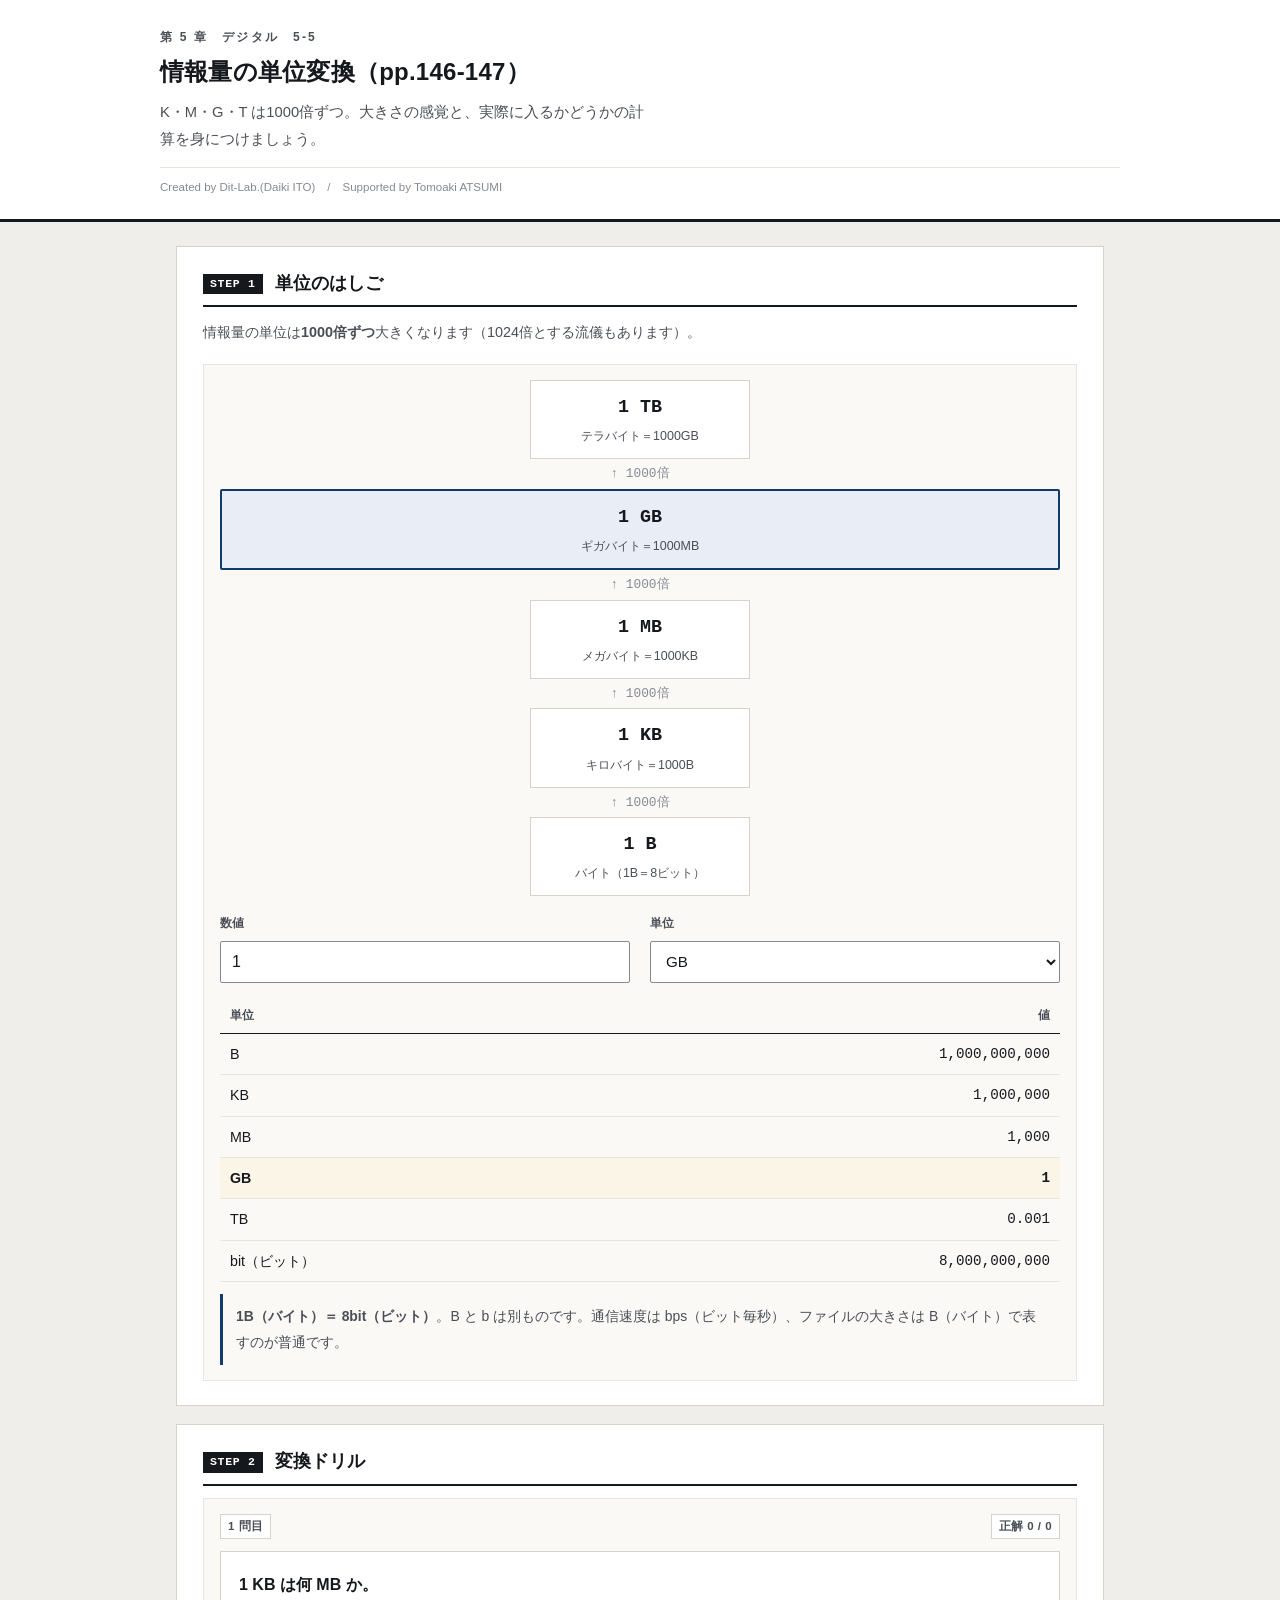
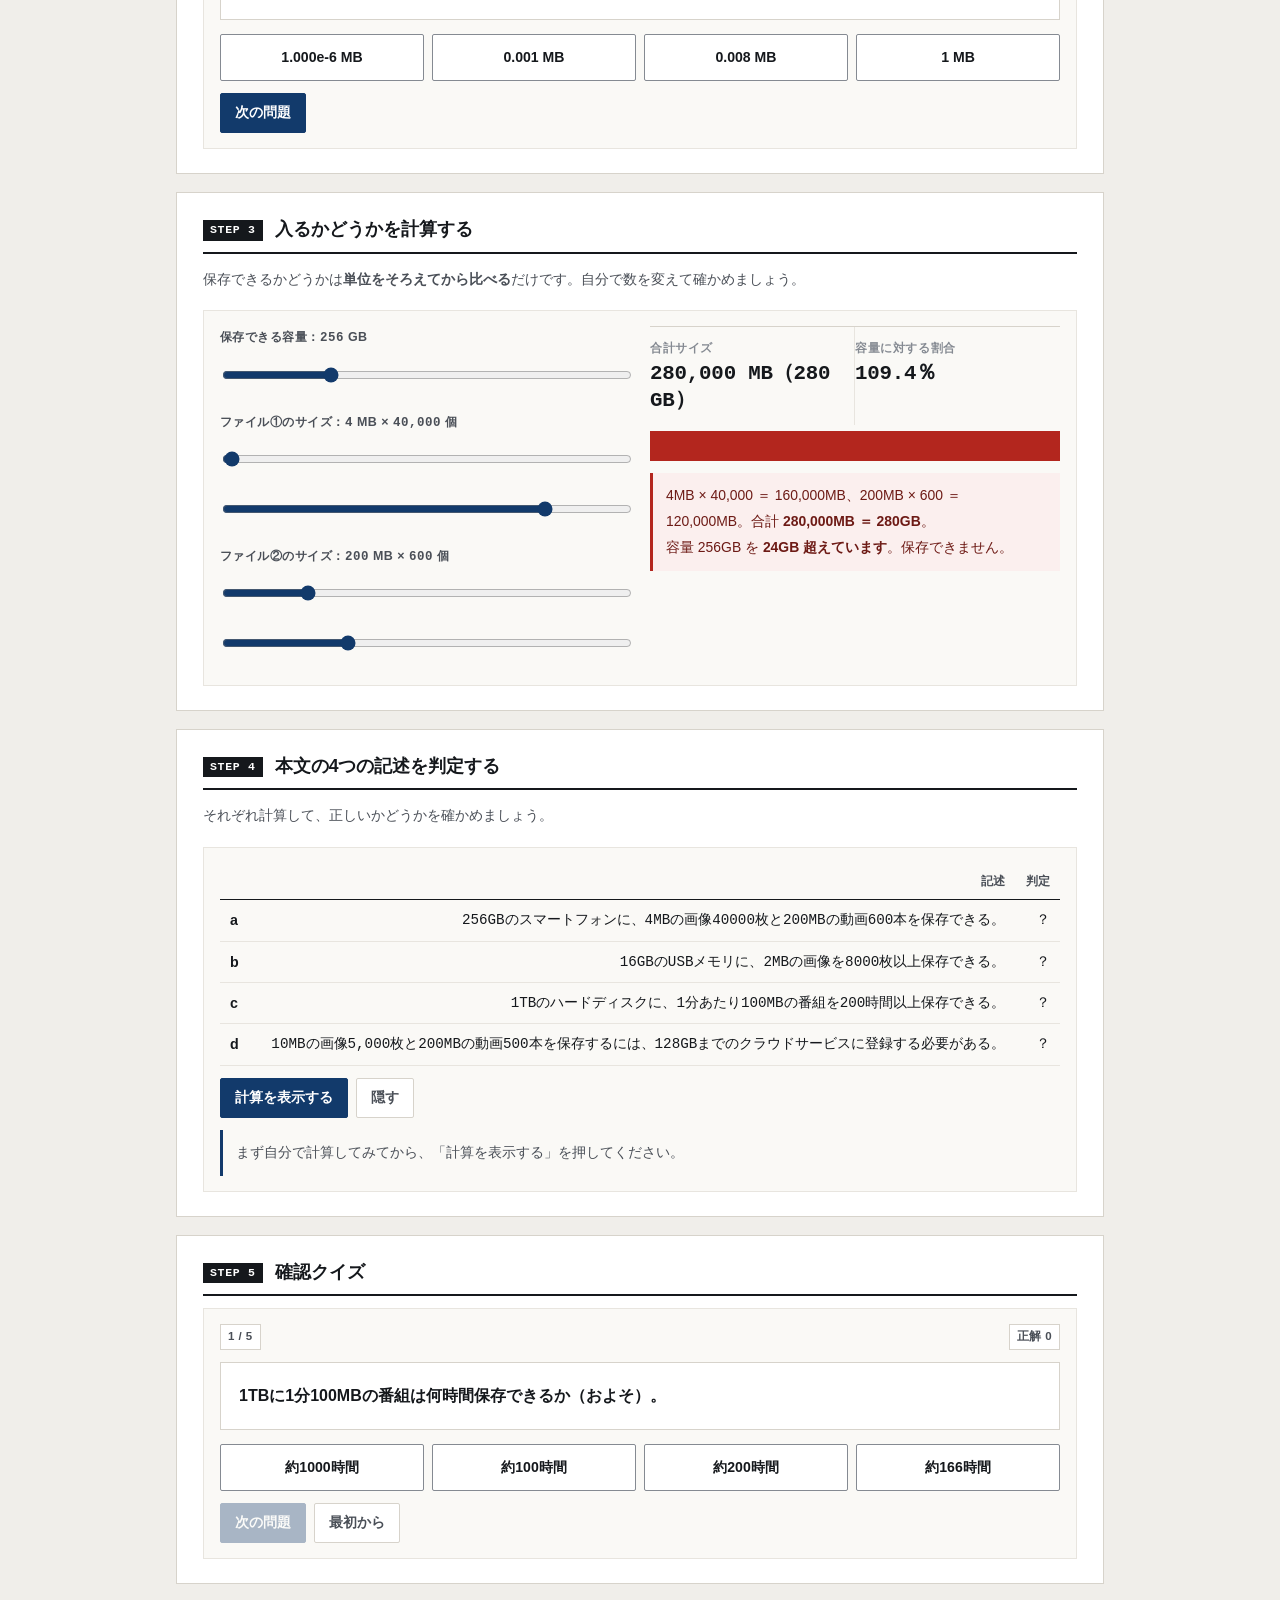
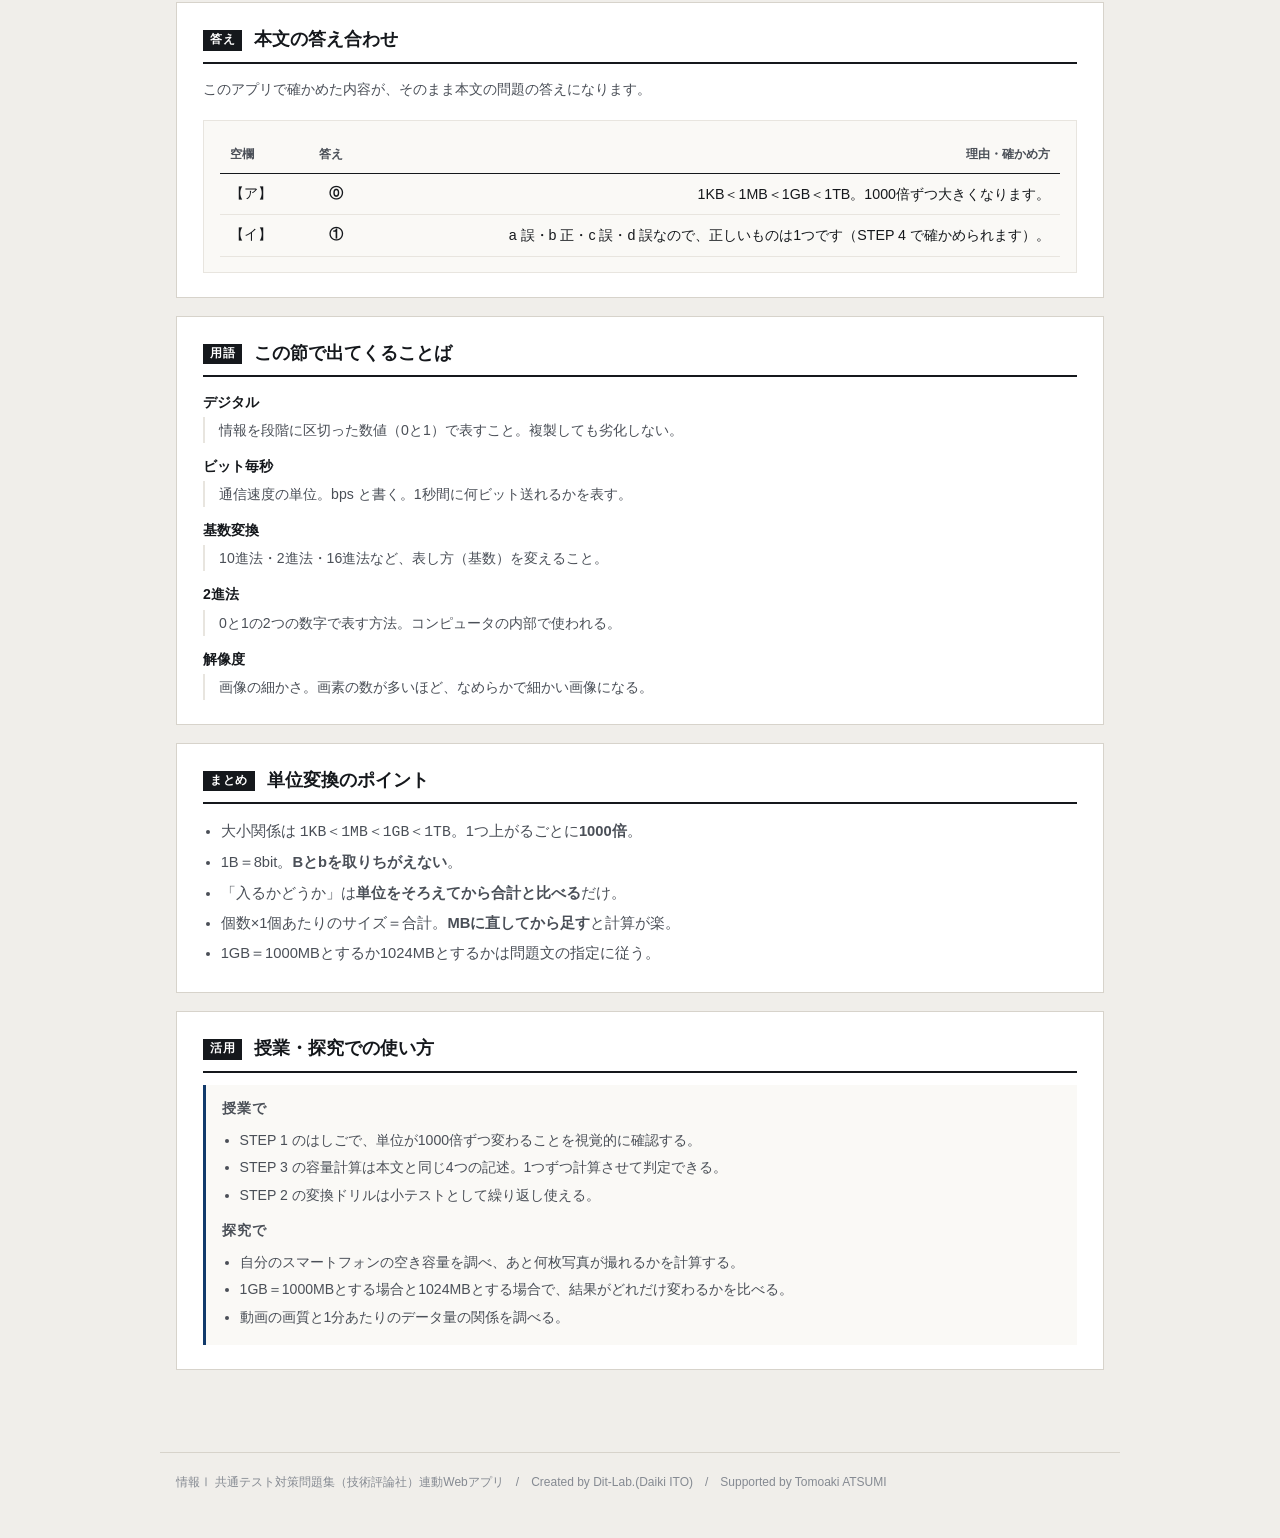
<file: index.html>
<!DOCTYPE html>
<html lang="ja">
<head>
<meta charset="UTF-8">
<meta name="viewport" content="width=device-width, initial-scale=1.0">
<title>情報量の単位変換｜情報Ⅰ共通テスト対策問題集</title>
<meta name="description" content="K・M・G・T は1000倍ずつ。大きさの感覚と、実際に入るかどうかの計算を身につけましょう。">
<link rel="icon" href="data:image/svg+xml,%3Csvg xmlns=%22http://www.w3.org/2000/svg%22 viewBox=%220 0 32 32%22%3E%3Crect width=%2232%22 height=%2232%22 fill=%22%2315181c%22/%3E%3Ctext x=%2216%22 y=%2222%22 font-size=%2218%22 font-family=%22monospace%22 fill=%22%23fff%22 text-anchor=%22middle%22%3E01%3C/text%3E%3C/svg%3E">
<link rel="stylesheet" href="css/style.css?v=1b60c856">
<link rel="stylesheet" href="css/app.css?v=1f3b0161">
</head>
<body>

<header class="app-header">
  <div class="inner">
    <span class="eyebrow">第 5 章　デジタル　5-5</span>
    <h1>情報量の単位変換（pp.146-147）</h1>
    <p class="lead">K・M・G・T は1000倍ずつ。大きさの感覚と、実際に入るかどうかの計算を身につけましょう。</p>
    <p class="credit">Created by Dit-Lab.(Daiki ITO)　/　Supported by Tomoaki ATSUMI</p>
  </div>
</header>

<main class="wrap">
  <section class="step" id="step1">
    <h2><span class="no">STEP 1</span>単位のはしご</h2>
    <p class="desc">情報量の単位は<strong>1000倍ずつ</strong>大きくなります（1024倍とする流儀もあります）。</p>

    <div class="panel">
      <div class="ladder" id="ladder"></div>
      <div class="grid c2" style="margin-top:16px">
        <div>
          <label class="fld" for="valIn">数値</label>
          <input type="number" id="valIn" value="1" step="any">
        </div>
        <div>
          <label class="fld" for="unitIn">単位</label>
          <select id="unitIn" class="sel"></select>
        </div>
      </div>
      <div class="tbl-scroll" style="margin-top:14px"><table class="tbl" id="convTable"></table></div>
      <div class="note info" style="margin-top:12px">
        <strong>1B（バイト）＝ 8bit（ビット）</strong>。B と b は別ものです。通信速度は bps（ビット毎秒）、ファイルの大きさは B（バイト）で表すのが普通です。
      </div>
    </div>
  </section>

  <section class="step" id="step2">
    <h2><span class="no">STEP 2</span>変換ドリル</h2>
    <div class="panel">
      <div class="qhead">
        <span class="badge" id="dProgress">1 問目</span>
        <span class="badge">正解 <span class="score" id="dScore">0</span> / <span class="score" id="dTotal">0</span></span>
      </div>
      <div class="card-q"><div class="q-scene" id="dText"></div></div>
      <div class="choice4" id="dChoices"></div>
      <div class="note" id="dFb" hidden style="margin-top:12px"></div>
      <div class="btn-row" style="margin-top:12px"><button class="btn primary" id="dNext">次の問題</button></div>
    </div>
  </section>

  <section class="step" id="step3">
    <h2><span class="no">STEP 3</span>入るかどうかを計算する</h2>
    <p class="desc">保存できるかどうかは<strong>単位をそろえてから比べる</strong>だけです。自分で数を変えて確かめましょう。</p>
    <div class="panel">
      <div class="grid c2">
        <div>
          <label class="fld" for="capV">保存できる容量：<span class="mono" id="capVv">256</span> <span id="capUnitLbl">GB</span></label>
          <input type="range" id="capV" min="1" max="1000" step="1" value="256">
          <label class="fld" style="margin-top:10px" for="fA">ファイル①のサイズ：<span class="mono" id="fAv">4</span> MB × <span class="mono" id="nAv">40000</span> 個</label>
          <input type="range" id="fA" min="1" max="500" step="1" value="4">
          <input type="range" id="nA" min="0" max="50000" step="100" value="40000" style="margin-top:6px">
          <label class="fld" style="margin-top:10px" for="fB">ファイル②のサイズ：<span class="mono" id="fBv">200</span> MB × <span class="mono" id="nBv">600</span> 個</label>
          <input type="range" id="fB" min="1" max="1000" step="1" value="200">
          <input type="range" id="nB" min="0" max="2000" step="10" value="600" style="margin-top:6px">
        </div>
        <div>
          <div class="metrics">
            <div class="metric"><div class="k">合計サイズ</div><div class="v" id="totMb" style="font-size:1.3rem">—</div></div>
            <div class="metric"><div class="k">容量に対する割合</div><div class="v" id="pct" style="font-size:1.3rem">—</div></div>
          </div>
          <div class="capbar"><i id="capBar"></i><div class="lim" id="capLim" style="left:100%"></div></div>
          <div class="note" id="capNote" style="margin-top:12px"></div>
        </div>
      </div>
    </div>
  </section>

  <section class="step" id="step4">
    <h2><span class="no">STEP 4</span>本文の4つの記述を判定する</h2>
    <p class="desc">それぞれ計算して、正しいかどうかを確かめましょう。</p>
    <div class="panel">
      <div class="tbl-scroll"><table class="tbl" id="judgeTable"></table></div>
      <div class="btn-row" style="margin-top:12px">
        <button class="btn primary" id="showCalc">計算を表示する</button>
        <button class="btn ghost" id="hideCalc">隠す</button>
      </div>
      <div class="note" id="judgeNote" style="margin-top:12px"></div>
    </div>
  </section>

  <section class="step" id="step5">
    <h2><span class="no">STEP 5</span>確認クイズ</h2>
    <div class="panel">
      <div class="qhead">
        <span class="badge" id="qProgress">1 / 1</span>
        <span class="badge">正解 <span class="score" id="qScore">0</span></span>
      </div>
      <div class="card-q"><div class="q-scene" id="qText"></div></div>
      <div class="choice4" id="qChoices"></div>
      <div class="note" id="qFb" hidden style="margin-top:12px"></div>
      <div class="btn-row" style="margin-top:12px">
        <button class="btn primary" id="qNext" disabled>次の問題</button>
        <button class="btn ghost" id="qReset">最初から</button>
      </div>
    </div>
  </section>

  <section class="step" id="ansBox">
    <h2><span class="no">答え</span>本文の答え合わせ</h2>
    <p class="desc">このアプリで確かめた内容が、そのまま本文の問題の答えになります。</p>
    <div class="panel">
      <div class="tbl-scroll"><table class="tbl"><thead><tr><th>空欄</th><th>答え</th><th>理由・確かめ方</th></tr></thead><tbody><tr><td class="mono">【ア】</td><td class="mono"><strong>⓪</strong></td><td>1KB＜1MB＜1GB＜1TB。1000倍ずつ大きくなります。</td></tr><tr><td class="mono">【イ】</td><td class="mono"><strong>①</strong></td><td>a 誤・b 正・c 誤・d 誤なので、正しいものは1つです（STEP 4 で確かめられます）。</td></tr></tbody></table></div>
    </div>
  </section>

  <section class="step" id="glossary">
    <h2><span class="no">用語</span>この節で出てくることば</h2>
    <div id="glossBox"></div>
  </section>

  <section class="step">
    <h2><span class="no">まとめ</span>単位変換のポイント</h2>
    <ul style="margin:0;padding-left:1.2em;color:var(--ink-2);font-size:.92rem;line-height:2.05">
      <li>大小関係は <span class="mono">1KB＜1MB＜1GB＜1TB</span>。1つ上がるごとに<strong>1000倍</strong>。</li>
      <li>1B＝8bit。<strong>Bとbを取りちがえない</strong>。</li>
      <li>「入るかどうか」は<strong>単位をそろえてから合計と比べる</strong>だけ。</li>
      <li>個数×1個あたりのサイズ＝合計。<strong>MBに直してから足す</strong>と計算が楽。</li>
      <li>1GB＝1000MBとするか1024MBとするかは問題文の指定に従う。</li>
    </ul>
  </section>

  <section class="step">
    <h2><span class="no">活用</span>授業・探究での使い方</h2>
    <div class="use-note">
      <h3>授業で</h3>
      <ul>
        <li>STEP 1 のはしごで、単位が1000倍ずつ変わることを視覚的に確認する。</li>
        <li>STEP 3 の容量計算は本文と同じ4つの記述。1つずつ計算させて判定できる。</li>
        <li>STEP 2 の変換ドリルは小テストとして繰り返し使える。</li>
      </ul>
      <h3 style="margin-top:12px">探究で</h3>
      <ul>
        <li>自分のスマートフォンの空き容量を調べ、あと何枚写真が撮れるかを計算する。</li>
        <li>1GB＝1000MBとする場合と1024MBとする場合で、結果がどれだけ変わるかを比べる。</li>
        <li>動画の画質と1分あたりのデータ量の関係を調べる。</li>
      </ul>
    </div>
  </section>

</main>

<footer class="app-footer">
  情報Ⅰ 共通テスト対策問題集（技術評論社）連動Webアプリ　/　Created by Dit-Lab.(Daiki ITO)　/　Supported by Tomoaki ATSUMI
</footer>

<script src="js/tools.js?v=c07db610"></script>
<script src="js/terms.js?v=5a365cb9"></script>
<script src="js/app.js?v=74477208"></script>
</body>
</html>
</file>
<file: css/style.css>
/* =========================================================
   情報Ⅰ 共通テスト対策問題集 — Web アプリ共通スタイル
   紙面（参考書）に寄せた設計。装飾色は使わず、色は意味を持つときだけ。
   ========================================================= */

:root{
  --paper:#ffffff;
  --paper-2:#faf9f6;      /* うすい紙 */
  --bg:#f0eeea;           /* 台紙 */
  --ink:#15181c;
  --ink-2:#4a4f57;
  --ink-3:#858a92;
  --rule:#d7d3cb;         /* 罫線 */
  --rule-2:#e8e5df;
  --accent:#123a6b;       /* 濃紺。主要操作と現在地だけに使う */
  --accent-w:#e9eef6;
  --zero:#c0392b;         /* 左＝0 */
  --one:#1d4ed8;          /* 右＝1 */
  --ok:#1f7a3d;   --ok-bg:#eef6f0;
  --ng:#b3261e;   --ng-bg:#fbefee;
  --warn:#8a5a00; --warn-bg:#fbf5e8;
  --font:"Hiragino Kaku Gothic ProN","Hiragino Sans","Yu Gothic Medium","Yu Gothic",
         "Noto Sans JP",Meiryo,-apple-system,BlinkMacSystemFont,sans-serif;
  --mono:"SFMono-Regular",Menlo,Consolas,"Courier New",monospace;
}

*{box-sizing:border-box}
[hidden]{display:none !important}
html{-webkit-text-size-adjust:100%}
body{
  margin:0; background:var(--bg); color:var(--ink);
  font-family:var(--font); font-size:16px; line-height:1.85;
  font-feature-settings:"palt" 1;
}
h1,h2,h3,h4{line-height:1.45; margin:0; font-weight:700}
p{margin:0 0 .75em} p:last-child{margin-bottom:0}
a{color:var(--accent)}

/* ---------- 標題 ---------- */
.app-header{background:var(--paper); border-bottom:3px solid var(--ink); padding:26px 20px 20px}
.app-header .inner{max-width:960px; margin:0 auto}
.app-header .eyebrow{
  font-size:.75rem; font-weight:700; color:var(--ink-2); letter-spacing:.18em;
  display:block; margin-bottom:7px;
}
.app-header h1{font-size:1.5rem; letter-spacing:.01em}
.app-header .lead{font-size:.92rem; color:var(--ink-2); margin-top:9px; max-width:60ch}
.app-header .credit{
  font-size:.72rem; color:var(--ink-3); margin-top:14px;
  padding-top:9px; border-top:1px solid var(--rule-2);
}

/* ---------- 版面 ---------- */
.wrap{max-width:960px; margin:0 auto; padding:24px 16px 64px}
.step{background:var(--paper); border:1px solid var(--rule); padding:24px 26px; margin-bottom:18px}
.step > h2{
  display:flex; align-items:baseline; gap:12px; font-size:1.1rem;
  padding-bottom:9px; border-bottom:2px solid var(--ink); margin-bottom:12px;
}
.step > h2 .no{
  flex:none; font-family:var(--mono); font-size:.72rem; font-weight:700;
  background:var(--ink); color:var(--paper); padding:2px 7px; letter-spacing:.06em;
  position:relative; top:-2px;
}
.step > .desc{color:var(--ink-2); font-size:.9rem; margin-bottom:18px}
.step[hidden]{display:none}

.grid{display:grid; gap:20px}
.grid > *{min-width:0}          /* 子の中身で列が広がるのを防ぐ */
@media(min-width:800px){ .grid.c2{grid-template-columns:1fr 1fr} }
@media(min-width:800px){ .grid.c21{grid-template-columns:1.45fr 1fr} }

.panel{border:1px solid var(--rule-2); background:var(--paper-2); padding:15px 16px; min-width:0}
.panel > h3{
  font-size:.8rem; font-weight:700; color:var(--ink-2); letter-spacing:.08em;
  margin-bottom:12px; padding-bottom:6px; border-bottom:1px solid var(--rule);
}

/* ---------- 部品 ---------- */
.btn{
  appearance:none; border:1px solid var(--ink-3); background:var(--paper); color:var(--ink);
  font-family:inherit; font-size:.88rem; font-weight:700; padding:8px 14px;
  border-radius:2px; cursor:pointer; min-height:40px; line-height:1.4;
  transition:background .12s, border-color .12s, color .12s;
}
.btn:hover:not(:disabled){background:var(--accent-w); border-color:var(--accent); color:var(--accent)}
.btn:disabled{opacity:.35; cursor:not-allowed}
.btn.primary{background:var(--accent); color:var(--paper); border-color:var(--accent)}
.btn.primary:hover:not(:disabled){background:#0d2c53; color:var(--paper)}
.btn.ghost{border-color:var(--rule); color:var(--ink-2)}
.btn.sm{font-size:.8rem; padding:5px 10px; min-height:34px}
.btn-row{display:flex; flex-wrap:wrap; gap:8px; align-items:center}

/* タブ（見出し下線式） */
.seg{display:flex; gap:0; border-bottom:1px solid var(--rule)}
.seg button{
  appearance:none; border:0; background:transparent; font-family:inherit; font-size:.88rem;
  font-weight:700; color:var(--ink-3); padding:9px 4px; margin-right:26px; cursor:pointer;
  border-bottom:3px solid transparent; margin-bottom:-1px; min-height:40px;
}
.seg button:hover{color:var(--ink-2)}
.seg button[aria-pressed="true"]{color:var(--ink); border-bottom-color:var(--accent)}

label.fld{display:block; font-size:.78rem; font-weight:700; color:var(--ink-2); margin-bottom:5px; letter-spacing:.04em}
input[type=text], textarea, input[type=number]{
  width:100%; font-family:inherit; font-size:1rem; color:var(--ink);
  border:1px solid var(--ink-3); border-radius:2px; padding:9px 11px;
  background:var(--paper); min-height:42px;
}
input:focus, textarea:focus{outline:2px solid var(--accent); outline-offset:-1px; border-color:var(--accent)}
.btn:focus-visible, .seg button:focus-visible, .node-card:focus-visible{outline:2px solid var(--accent); outline-offset:2px}
textarea{resize:vertical; line-height:1.7}
.mono{font-family:var(--mono)}

table.tbl{width:100%; border-collapse:collapse; font-size:.89rem}
table.tbl th, table.tbl td{border-bottom:1px solid var(--rule-2); padding:7px 10px; text-align:right}
table.tbl th:first-child, table.tbl td:first-child{text-align:left}
table.tbl thead th{border-bottom:1.5px solid var(--ink); font-size:.76rem; color:var(--ink-2); font-weight:700; white-space:nowrap}
.tbl-scroll{overflow-x:auto; -webkit-overflow-scrolling:touch; max-width:100%}

.note{padding:10px 13px; font-size:.87rem; border-left:3px solid var(--ink-3); background:var(--paper-2); overflow-wrap:break-word; word-break:break-word}
.note.ok{background:var(--ok-bg); border-left-color:var(--ok); color:#123f22}
.note.ng{background:var(--ng-bg); border-left-color:var(--ng); color:#6d1a15}
.note.info{background:var(--paper-2); border-left-color:var(--accent); color:var(--ink-2)}
.note.warn{background:var(--warn-bg); border-left-color:var(--warn); color:#5c3d00}
.note[hidden]{display:none}

.badge{
  display:inline-block; font-size:.72rem; font-weight:700; padding:1px 7px;
  border:1px solid var(--rule); color:var(--ink-2); background:var(--paper); letter-spacing:.04em;
}

/* 数値は罫線で仕切るだけ。カードにしない */
.metrics{display:flex; flex-wrap:wrap; gap:0; border-top:1px solid var(--rule)}
.metric{flex:1 1 130px; padding:11px 14px 11px 0; border-right:1px solid var(--rule-2)}
.metric:last-child{border-right:0}
.metric .k{font-size:.74rem; color:var(--ink-3); font-weight:700; letter-spacing:.05em}
.metric .v{font-size:1.6rem; font-weight:700; line-height:1.3; font-family:var(--mono); letter-spacing:-.01em}
.metric .s{font-size:.76rem; color:var(--ink-2)}

.bit0{color:var(--zero); font-weight:700}
.bit1{color:var(--one); font-weight:700}

.app-footer{
  max-width:960px; margin:0 auto; padding:18px 16px 44px; color:var(--ink-3);
  font-size:.75rem; border-top:1px solid var(--rule);
}
.sr-only{position:absolute;width:1px;height:1px;overflow:hidden;clip:rect(0 0 0 0);white-space:nowrap}

@media(max-width:640px){
  body{font-size:15px}
  .app-header{padding:20px 16px 16px}
  .app-header h1{font-size:1.16rem}
  .wrap{padding:16px 12px 52px}
  .step{padding:18px 15px}
  .seg button{margin-right:18px; font-size:.84rem}
  .metric{flex-basis:50%; border-right:0}
}
@media (prefers-reduced-motion:reduce){ *{animation:none!important; transition:none!important} }

/* ---------- 自分のデータ・共有・印刷 ---------- */
.toolbar{display:flex; flex-wrap:wrap; gap:8px; align-items:center; margin-top:12px;
  padding-top:12px; border-top:1px solid var(--rule-2)}
.toolbar .hint{font-size:.78rem; color:var(--ink-3)}
.paste-area{width:100%; min-height:110px; font-family:var(--mono); font-size:.86rem}
.use-note{background:var(--paper-2); border-left:3px solid var(--accent); padding:14px 16px; font-size:.88rem}
.use-note h3{font-size:.86rem; letter-spacing:.06em; margin-bottom:8px; color:var(--ink-2)}
.use-note ol, .use-note ul{margin:0; padding-left:1.25em; line-height:1.95; color:var(--ink-2)}

@media print{
  body{background:#fff}
  .app-header{border-bottom:2px solid #000}
  .step{border:1px solid #bbb; break-inside:avoid; page-break-inside:avoid; margin-bottom:12px}
  .btn, .seg, .toolbar, input[type=range]{display:none !important}
  .note{border-left-width:2px}
  a[href]:after{content:""}
}

/* ---------- 入力グリッド ---------- */
.dg-scroll{overflow:auto; -webkit-overflow-scrolling:touch; border:1px solid var(--rule); background:var(--paper); max-height:420px}
table.dg{border-collapse:collapse; font-family:var(--mono); font-size:.9rem; min-width:100%}
table.dg th, table.dg td{border:1px solid var(--rule-2); padding:0}
table.dg thead th{background:var(--paper-2); position:sticky; top:0; z-index:2}
table.dg .dg-n{background:var(--paper-2); color:var(--ink-3); font-size:.76rem; font-weight:400;
  text-align:center; min-width:34px; padding:0 4px; position:sticky; left:0; z-index:1}
table.dg .dg-corner{background:var(--paper-2); min-width:34px; position:sticky; left:0; z-index:3}
table.dg .dg-act{background:var(--paper-2); width:34px}
.dg-h, .dg-c{width:100%; min-width:96px; border:0; background:transparent; font-family:inherit;
  font-size:.9rem; padding:8px 9px; color:var(--ink); min-height:38px}
.dg-h{font-weight:700; font-family:var(--font); font-size:.82rem; color:var(--ink-2)}
.dg-c.num{text-align:right}
.dg-c:focus, .dg-h:focus{outline:2px solid var(--accent); outline-offset:-2px; background:var(--accent-w)}
.dg-del{border:0; background:transparent; color:var(--ink-3); cursor:pointer; width:32px; height:34px; font-size:1rem}
.dg-del:hover{color:var(--ng)}
.dg-tools{display:flex; flex-wrap:wrap; gap:8px; align-items:center; margin-top:10px}
.dg-hint{font-size:.76rem; color:var(--ink-3)}

/* ---------- ファイル読み込み ---------- */
.filebox{display:flex; flex-wrap:wrap; gap:10px; align-items:center; padding:12px;
  border:1px dashed var(--rule); background:var(--paper-2)}
.filebox input[type=file]{font-size:.85rem; font-family:inherit; max-width:100%}
.filebox .sel{max-width:220px}
.filelabel{display:inline-flex; align-items:center; gap:6px; font-size:.85rem; font-weight:700;
  border:1px solid var(--ink-3); background:var(--paper); padding:8px 14px; border-radius:2px; cursor:pointer; min-height:40px}
.filelabel:hover{border-color:var(--accent); color:var(--accent); background:var(--accent-w)}
.filelabel input{display:none}

/* ---------- 用語解説 ---------- */
.term{position:relative; border-bottom:1.5px dotted var(--accent); cursor:help; color:var(--accent); font-weight:700}
.term .term-pop{display:none; position:absolute; left:0; top:1.7em; z-index:50; width:min(300px,78vw);
  background:var(--paper); border:1px solid var(--ink-3); box-shadow:0 6px 20px rgba(0,0,0,.14);
  padding:10px 12px; font-size:.82rem; font-weight:400; color:var(--ink-2); line-height:1.75;
  border-left:3px solid var(--accent); cursor:auto; text-align:left}
.term .term-pop b{display:block; color:var(--ink); font-size:.86rem; margin-bottom:3px}
.term.open .term-pop{display:block}
dl.gloss{margin:0; font-size:.88rem}
dl.gloss dt{font-weight:700; color:var(--ink); margin-top:10px}
dl.gloss dt:first-child{margin-top:0}
dl.gloss dd{margin:2px 0 0; color:var(--ink-2); line-height:1.85; padding-left:1em; border-left:2px solid var(--rule-2)}
@media print{ .term{border-bottom:0; color:inherit} .term .term-pop{display:none !important} }

/* ---------- スマホ・タブレット ---------- */
@media (max-width:1024px){
  /* iOS で入力時に画面が勝手に拡大するのを防ぐ（16px 未満だとズームする） */
  input[type=text], input[type=number], textarea, select, .dg-c, .dg-h{ font-size:16px }
  .dg-c, .dg-h{ min-width:110px }
}
@media (max-width:820px){
  .grid.c2,.grid.c21{grid-template-columns:1fr}
  .dg-scroll{max-height:340px}
  .filebox{flex-direction:column; align-items:stretch}
  .filebox .sel{max-width:100%}
  .term .term-pop{left:auto; right:0; width:min(280px,86vw)}
}
@media (max-width:480px){
  .step > h2{font-size:1rem; flex-wrap:wrap}
  .metrics{gap:0}
  .metric{flex-basis:50%; padding-right:10px}
  .metric .v{font-size:1.3rem}
  .btn{padding:8px 12px}
  .dg-tools{gap:6px}
  .dg-hint{width:100%}
}
/* タッチ操作でのスクロールを滑らかに */
.tbl-scroll, .dg-scroll, .tree-box{ -webkit-overflow-scrolling:touch; overscroll-behavior-x:contain }

/* 幅指定つきの入力欄がスマートフォンではみ出さないようにする */
input[type=text], input[type=number], input[type=search], textarea, select{ max-width:100% }
.btn-row > label{ min-width:0; max-width:100% }
.btn-row > label input, .btn-row > label select{ max-width:100% }

/* 共通：○×判定・並べかえ（quiz.js 用） */
.abcde{border:1px solid var(--rule); border-radius:3px; overflow:hidden}
.abcde > div{border-top:1px solid var(--rule); padding:10px 12px}
.abcde > div:first-child{border-top:0}
.abcde .st{display:flex; gap:10px; align-items:flex-start; flex-wrap:wrap}
.abcde .st .k{font-weight:700; font-family:var(--mono); min-width:1.4em}
.abcde .st .t{flex:1; min-width:12em}
.abcde .jb{display:flex; gap:6px}
.abcde .jb .btn{min-width:3.4em; padding:6px 10px; text-align:center}
.prep{display:grid; grid-template-columns:repeat(auto-fit,minmax(150px,1fr)); gap:10px; margin-top:10px}
.prep .slot{border:1px dashed var(--ink-3); border-radius:3px; padding:10px; min-height:92px; background:var(--paper)}
.prep .slot.filled{border-style:solid}
.prep .slot .tag{font:700 .74rem/1.4 var(--mono); color:var(--accent); display:block; margin-bottom:6px}
.prep .slot .txt{font-size:.86rem; line-height:1.7}
.cards{display:flex; flex-wrap:wrap; gap:8px; margin-top:10px}
.cards .c{border:1px solid var(--ink-3); border-radius:3px; padding:9px 12px; background:var(--paper);
  cursor:pointer; font-size:.88rem; max-width:100%; text-align:left; font-family:inherit; color:var(--ink)}
.cards .c:hover{background:var(--warn-bg)}
.cards .c.used{opacity:.35; pointer-events:none}

/* --- 予想してから実行 --- */
.pmark{display:inline-block; background:var(--accent); color:#fff; font-size:.7rem; font-weight:700;
  letter-spacing:.08em; padding:2px 7px; border-radius:2px; margin-right:8px; vertical-align:2px}
input.pin{font-size:1.05rem; padding:7px 10px; border:1px solid var(--rule); border-radius:3px;
  width:9em; max-width:100%; background:#fff}
.btn-row .unit{color:var(--muted); font-size:.9rem}
.choice4 .btn.on{border-color:var(--accent); box-shadow:inset 0 0 0 1px var(--accent); font-weight:700}
/* 設問文の見出し（flex ではなく通常の段落。.qhead は左右振り分け用なので用途が別） */
.pq{margin:0 0 10px; font-weight:700; line-height:1.85}
</file>
<file: css/app.css>
.qhead{display:flex; justify-content:space-between; align-items:center; margin-bottom:12px}
.card-q{border:1px solid var(--rule); background:var(--paper); padding:18px; margin-bottom:14px}
.q-scene{font-size:1rem; font-weight:700; line-height:1.9}
.choice4{display:grid; gap:8px; grid-template-columns:repeat(auto-fit,minmax(160px,1fr))}
.choice4 .btn{text-align:left; line-height:1.65; padding:11px 13px}
.choice4 .btn.correct{background:var(--ok-bg); border-color:var(--ok); color:var(--ok)}
.choice4 .btn.wrong{background:var(--ng-bg); border-color:var(--ng); color:var(--ng)}
.choice4.locked{pointer-events:none}
.sel{width:100%; font-family:inherit; font-size:.95rem; padding:9px 11px; min-height:42px;
  border:1px solid var(--ink-3); border-radius:2px; background:var(--paper); color:var(--ink)}
input[type=range]{width:100%; accent-color:var(--accent); height:34px}
.why{font-size:.85rem; color:var(--ink-2); line-height:1.85}
.eqbox{font-family:var(--mono); font-size:1.02rem; font-weight:700; text-align:center; padding:14px;
  border:1px solid var(--rule); background:var(--paper-2); line-height:1.8}
.blankin{border:1.5px solid var(--accent); background:#fff; padding:6px 8px; text-align:center;
  font-family:var(--mono); min-height:38px; font-size:.95rem; max-width:120px}
.blankin.ok{border-color:var(--ok); background:var(--ok-bg)}
.blankin.ng{border-color:var(--ng); background:var(--ng-bg)}
table.tbl td .blankin{width:100%; max-width:none}
.ladder{display:flex; flex-direction:column; gap:0; align-items:center}
.ladder .u{border:1px solid var(--rule); background:var(--paper); padding:10px 18px; text-align:center; min-width:220px}
.ladder .u .nm{font-family:var(--mono); font-size:1.15rem; font-weight:700}
.ladder .u .sz{font-size:.78rem; color:var(--ink-2)}
.ladder .u.sel{border:2px solid var(--accent); background:var(--accent-w)}
.ladder .ar{color:var(--ink-3); font-size:.8rem; padding:3px 0; font-family:var(--mono)}
.capbar{height:30px; background:var(--rule-2); overflow:hidden; margin-top:6px; position:relative}
.capbar i{display:block; height:100%; background:var(--accent); transition:width .4s ease}
.capbar i.over{background:var(--ng)}
.capbar .lim{position:absolute; top:-4px; bottom:-4px; width:3px; background:var(--ink)}
#judgeTable td{font-family:var(--mono)}
#judgeTable td:first-child{font-family:var(--font)}
#judgeTable td.ok{color:var(--ok); font-weight:700}
#judgeTable td.ng{color:var(--ng); font-weight:700}
</file>
